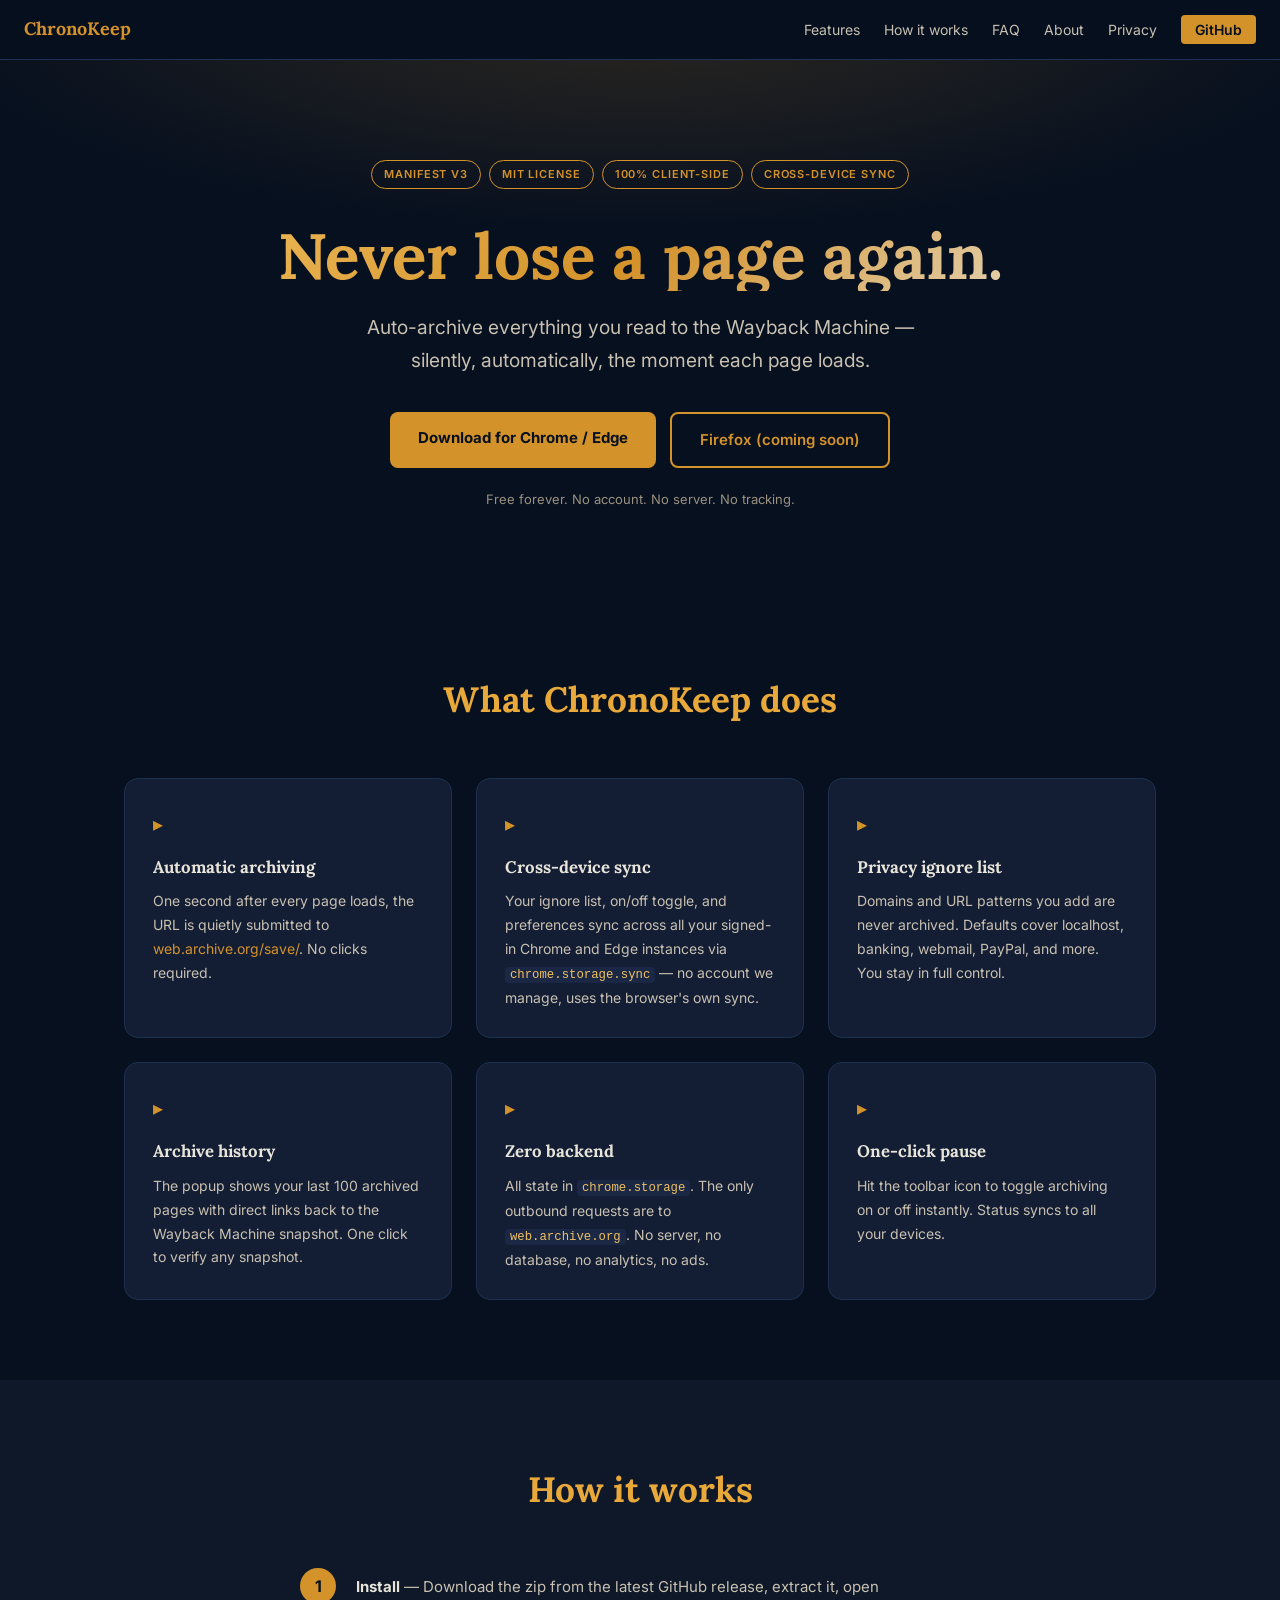
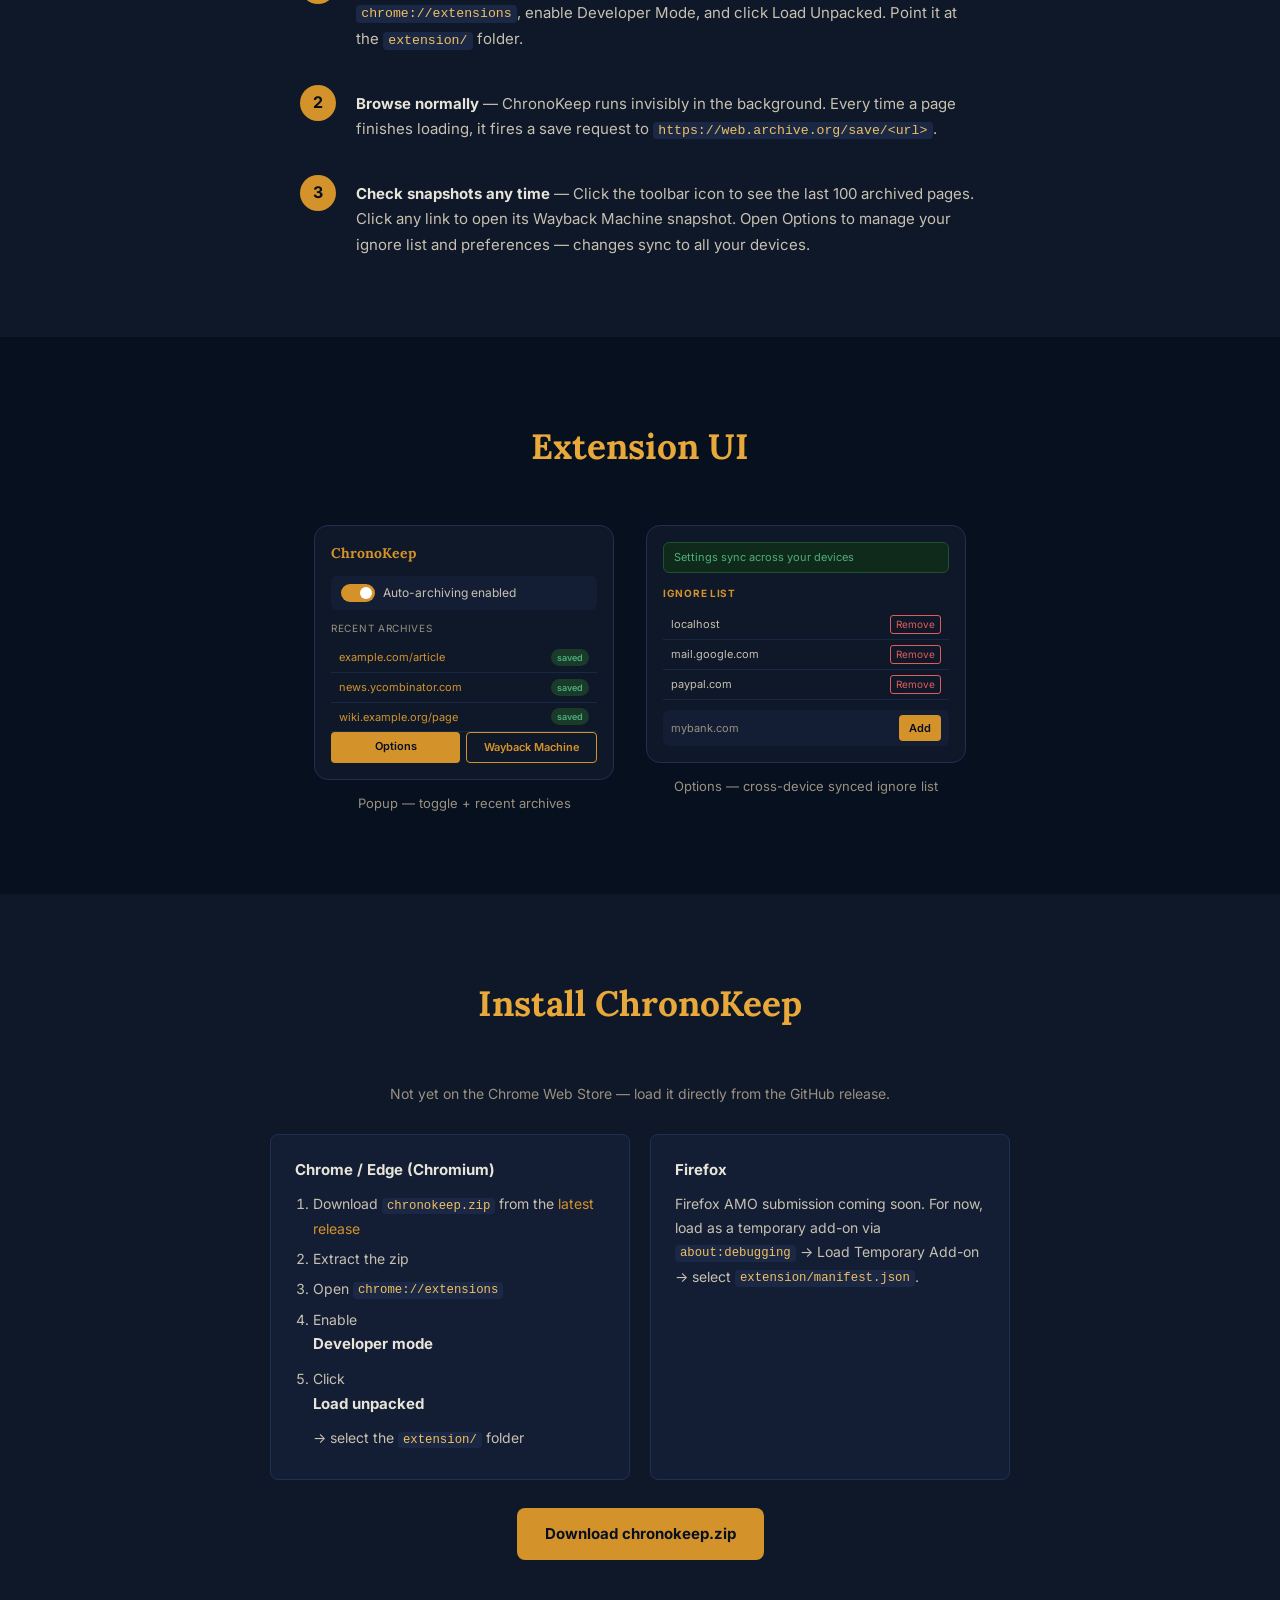
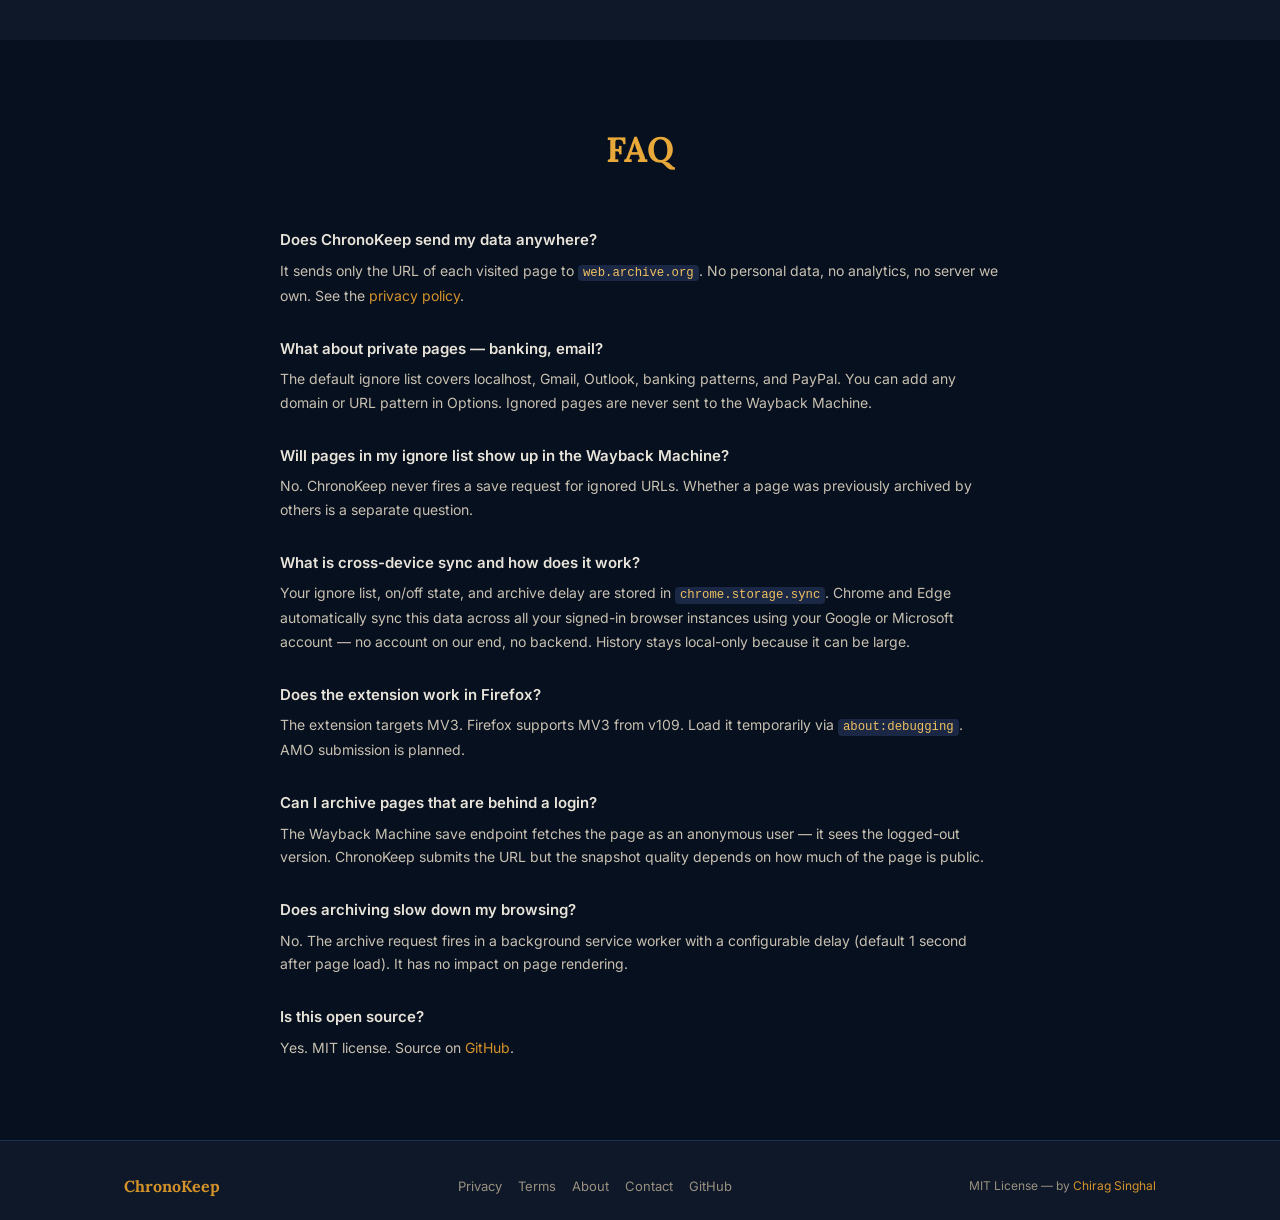
<file: docs/index.html>
<!DOCTYPE html>
<html lang="en">
<head>
  <meta charset="UTF-8">
  <meta name="viewport" content="width=device-width, initial-scale=1.0">
  <title>ChronoKeep — Never lose a page again</title>
  <meta name="description" content="ChronoKeep auto-archives every page you visit to the Internet Archive Wayback Machine. MV3 browser extension. No account. No backend. Cross-device sync.">
  <link rel="canonical" href="https://chronokeep-bs-ext.oriz.in/">
  <link rel="stylesheet" href="styles.css">
</head>
<body>
  <nav class="nav">
    <a class="nav-brand" href="/">ChronoKeep</a>
    <ul class="nav-links">
      <li><a href="/#features">Features</a></li>
      <li><a href="/#how">How it works</a></li>
      <li><a href="/#faq">FAQ</a></li>
      <li><a href="about.html">About</a></li>
      <li><a href="privacy.html">Privacy</a></li>
      <li><a href="https://github.com/chirag127/chronokeep-bs-ext" class="nav-cta" target="_blank" rel="noopener">GitHub</a></li>
    </ul>
  </nav>

  <!-- Hero -->
  <section class="hero">
    <div class="wrap">
      <div class="badge-row">
        <span class="badge">Manifest V3</span>
        <span class="badge">MIT License</span>
        <span class="badge">100% Client-Side</span>
        <span class="badge">Cross-Device Sync</span>
      </div>
      <h1>Never lose a page again.</h1>
      <p class="hero-sub">Auto-archive everything you read to the Wayback Machine — silently, automatically, the moment each page loads.</p>
      <div class="hero-cta">
        <a href="https://github.com/chirag127/chronokeep-bs-ext/releases/latest" class="btn-primary" target="_blank" rel="noopener">Download for Chrome / Edge</a>
        <a href="https://github.com/chirag127/chronokeep-bs-ext/releases/latest" class="btn-secondary" target="_blank" rel="noopener">Firefox (coming soon)</a>
      </div>
      <p class="hero-note">Free forever. No account. No server. No tracking.</p>
    </div>
  </section>

  <!-- Features -->
  <section class="section" id="features">
    <div class="wrap">
      <h2 class="section-title">What ChronoKeep does</h2>
      <div class="features-grid">
        <div class="feature-card">
          <div class="feature-icon">&#9656;</div>
          <h3>Automatic archiving</h3>
          <p>One second after every page loads, the URL is quietly submitted to <a href="https://web.archive.org/" target="_blank" rel="noopener">web.archive.org/save/</a>. No clicks required.</p>
        </div>
        <div class="feature-card">
          <div class="feature-icon">&#9656;</div>
          <h3>Cross-device sync</h3>
          <p>Your ignore list, on/off toggle, and preferences sync across all your signed-in Chrome and Edge instances via <code>chrome.storage.sync</code> — no account we manage, uses the browser's own sync.</p>
        </div>
        <div class="feature-card">
          <div class="feature-icon">&#9656;</div>
          <h3>Privacy ignore list</h3>
          <p>Domains and URL patterns you add are never archived. Defaults cover localhost, banking, webmail, PayPal, and more. You stay in full control.</p>
        </div>
        <div class="feature-card">
          <div class="feature-icon">&#9656;</div>
          <h3>Archive history</h3>
          <p>The popup shows your last 100 archived pages with direct links back to the Wayback Machine snapshot. One click to verify any snapshot.</p>
        </div>
        <div class="feature-card">
          <div class="feature-icon">&#9656;</div>
          <h3>Zero backend</h3>
          <p>All state in <code>chrome.storage</code>. The only outbound requests are to <code>web.archive.org</code>. No server, no database, no analytics, no ads.</p>
        </div>
        <div class="feature-card">
          <div class="feature-icon">&#9656;</div>
          <h3>One-click pause</h3>
          <p>Hit the toolbar icon to toggle archiving on or off instantly. Status syncs to all your devices.</p>
        </div>
      </div>
    </div>
  </section>

  <!-- How it works -->
  <section class="section section-alt" id="how">
    <div class="wrap">
      <h2 class="section-title">How it works</h2>
      <ol class="steps">
        <li>
          <span class="step-num">1</span>
          <div>
            <strong>Install</strong> — Download the zip from the latest GitHub release, extract it, open <code>chrome://extensions</code>, enable Developer Mode, and click Load Unpacked. Point it at the <code>extension/</code> folder.
          </div>
        </li>
        <li>
          <span class="step-num">2</span>
          <div>
            <strong>Browse normally</strong> — ChronoKeep runs invisibly in the background. Every time a page finishes loading, it fires a save request to <code>https://web.archive.org/save/&lt;url&gt;</code>.
          </div>
        </li>
        <li>
          <span class="step-num">3</span>
          <div>
            <strong>Check snapshots any time</strong> — Click the toolbar icon to see the last 100 archived pages. Click any link to open its Wayback Machine snapshot. Open Options to manage your ignore list and preferences — changes sync to all your devices.
          </div>
        </li>
      </ol>
    </div>
  </section>

  <!-- Screenshots placeholder -->
  <section class="section" id="screenshots">
    <div class="wrap">
      <h2 class="section-title">Extension UI</h2>
      <div class="screenshots">
        <div class="screenshot-card">
          <div class="screenshot-mock popup-mock">
            <div class="mock-wordmark">ChronoKeep</div>
            <div class="mock-toggle-row">
              <div class="mock-toggle on"></div>
              <span>Auto-archiving enabled</span>
            </div>
            <div class="mock-label">Recent Archives</div>
            <div class="mock-item"><span class="mock-url">example.com/article</span><span class="mock-badge ok">saved</span></div>
            <div class="mock-item"><span class="mock-url">news.ycombinator.com</span><span class="mock-badge ok">saved</span></div>
            <div class="mock-item"><span class="mock-url">wiki.example.org/page</span><span class="mock-badge ok">saved</span></div>
            <div class="mock-footer">
              <div class="mock-btn">Options</div>
              <div class="mock-btn ghost">Wayback Machine</div>
            </div>
          </div>
          <p>Popup — toggle + recent archives</p>
        </div>
        <div class="screenshot-card">
          <div class="screenshot-mock options-mock">
            <div class="mock-sync-badge">Settings sync across your devices</div>
            <div class="mock-section-title">Ignore List</div>
            <div class="mock-domain-item">localhost <span class="mock-remove">Remove</span></div>
            <div class="mock-domain-item">mail.google.com <span class="mock-remove">Remove</span></div>
            <div class="mock-domain-item">paypal.com <span class="mock-remove">Remove</span></div>
            <div class="mock-add"><span>mybank.com</span><div class="mock-btn sm">Add</div></div>
          </div>
          <p>Options — cross-device synced ignore list</p>
        </div>
      </div>
    </div>
  </section>

  <!-- Install CTAs -->
  <section class="section section-alt">
    <div class="wrap center">
      <h2 class="section-title">Install ChronoKeep</h2>
      <p class="install-note">Not yet on the Chrome Web Store — load it directly from the GitHub release.</p>
      <div class="install-cards">
        <div class="install-card">
          <strong>Chrome / Edge (Chromium)</strong>
          <ol>
            <li>Download <code>chronokeep.zip</code> from the <a href="https://github.com/chirag127/chronokeep-bs-ext/releases/latest" target="_blank" rel="noopener">latest release</a></li>
            <li>Extract the zip</li>
            <li>Open <code>chrome://extensions</code></li>
            <li>Enable <strong>Developer mode</strong></li>
            <li>Click <strong>Load unpacked</strong> &rarr; select the <code>extension/</code> folder</li>
          </ol>
        </div>
        <div class="install-card">
          <strong>Firefox</strong>
          <p>Firefox AMO submission coming soon. For now, load as a temporary add-on via <code>about:debugging</code> &rarr; Load Temporary Add-on &rarr; select <code>extension/manifest.json</code>.</p>
        </div>
      </div>
      <a href="https://github.com/chirag127/chronokeep-bs-ext/releases/latest" class="btn-primary" target="_blank" rel="noopener">Download chronokeep.zip</a>
    </div>
  </section>

  <!-- FAQ -->
  <section class="section" id="faq">
    <div class="wrap">
      <h2 class="section-title">FAQ</h2>
      <dl class="faq-list">
        <dt>Does ChronoKeep send my data anywhere?</dt>
        <dd>It sends only the URL of each visited page to <code>web.archive.org</code>. No personal data, no analytics, no server we own. See the <a href="privacy.html">privacy policy</a>.</dd>

        <dt>What about private pages — banking, email?</dt>
        <dd>The default ignore list covers localhost, Gmail, Outlook, banking patterns, and PayPal. You can add any domain or URL pattern in Options. Ignored pages are never sent to the Wayback Machine.</dd>

        <dt>Will pages in my ignore list show up in the Wayback Machine?</dt>
        <dd>No. ChronoKeep never fires a save request for ignored URLs. Whether a page was previously archived by others is a separate question.</dd>

        <dt>What is cross-device sync and how does it work?</dt>
        <dd>Your ignore list, on/off state, and archive delay are stored in <code>chrome.storage.sync</code>. Chrome and Edge automatically sync this data across all your signed-in browser instances using your Google or Microsoft account — no account on our end, no backend. History stays local-only because it can be large.</dd>

        <dt>Does the extension work in Firefox?</dt>
        <dd>The extension targets MV3. Firefox supports MV3 from v109. Load it temporarily via <code>about:debugging</code>. AMO submission is planned.</dd>

        <dt>Can I archive pages that are behind a login?</dt>
        <dd>The Wayback Machine save endpoint fetches the page as an anonymous user — it sees the logged-out version. ChronoKeep submits the URL but the snapshot quality depends on how much of the page is public.</dd>

        <dt>Does archiving slow down my browsing?</dt>
        <dd>No. The archive request fires in a background service worker with a configurable delay (default 1 second after page load). It has no impact on page rendering.</dd>

        <dt>Is this open source?</dt>
        <dd>Yes. MIT license. Source on <a href="https://github.com/chirag127/chronokeep-bs-ext" target="_blank" rel="noopener">GitHub</a>.</dd>
      </dl>
    </div>
  </section>

  <!-- Footer -->
  <footer class="footer">
    <div class="wrap footer-inner">
      <span class="footer-brand">ChronoKeep</span>
      <ul class="footer-links">
        <li><a href="privacy.html">Privacy</a></li>
        <li><a href="terms.html">Terms</a></li>
        <li><a href="about.html">About</a></li>
        <li><a href="contact.html">Contact</a></li>
        <li><a href="https://github.com/chirag127/chronokeep-bs-ext" target="_blank" rel="noopener">GitHub</a></li>
      </ul>
      <p class="footer-copy">MIT License &mdash; by <a href="https://github.com/chirag127" target="_blank" rel="noopener">Chirag Singhal</a></p>
    </div>
  </footer>
</body>
</html>
</file>
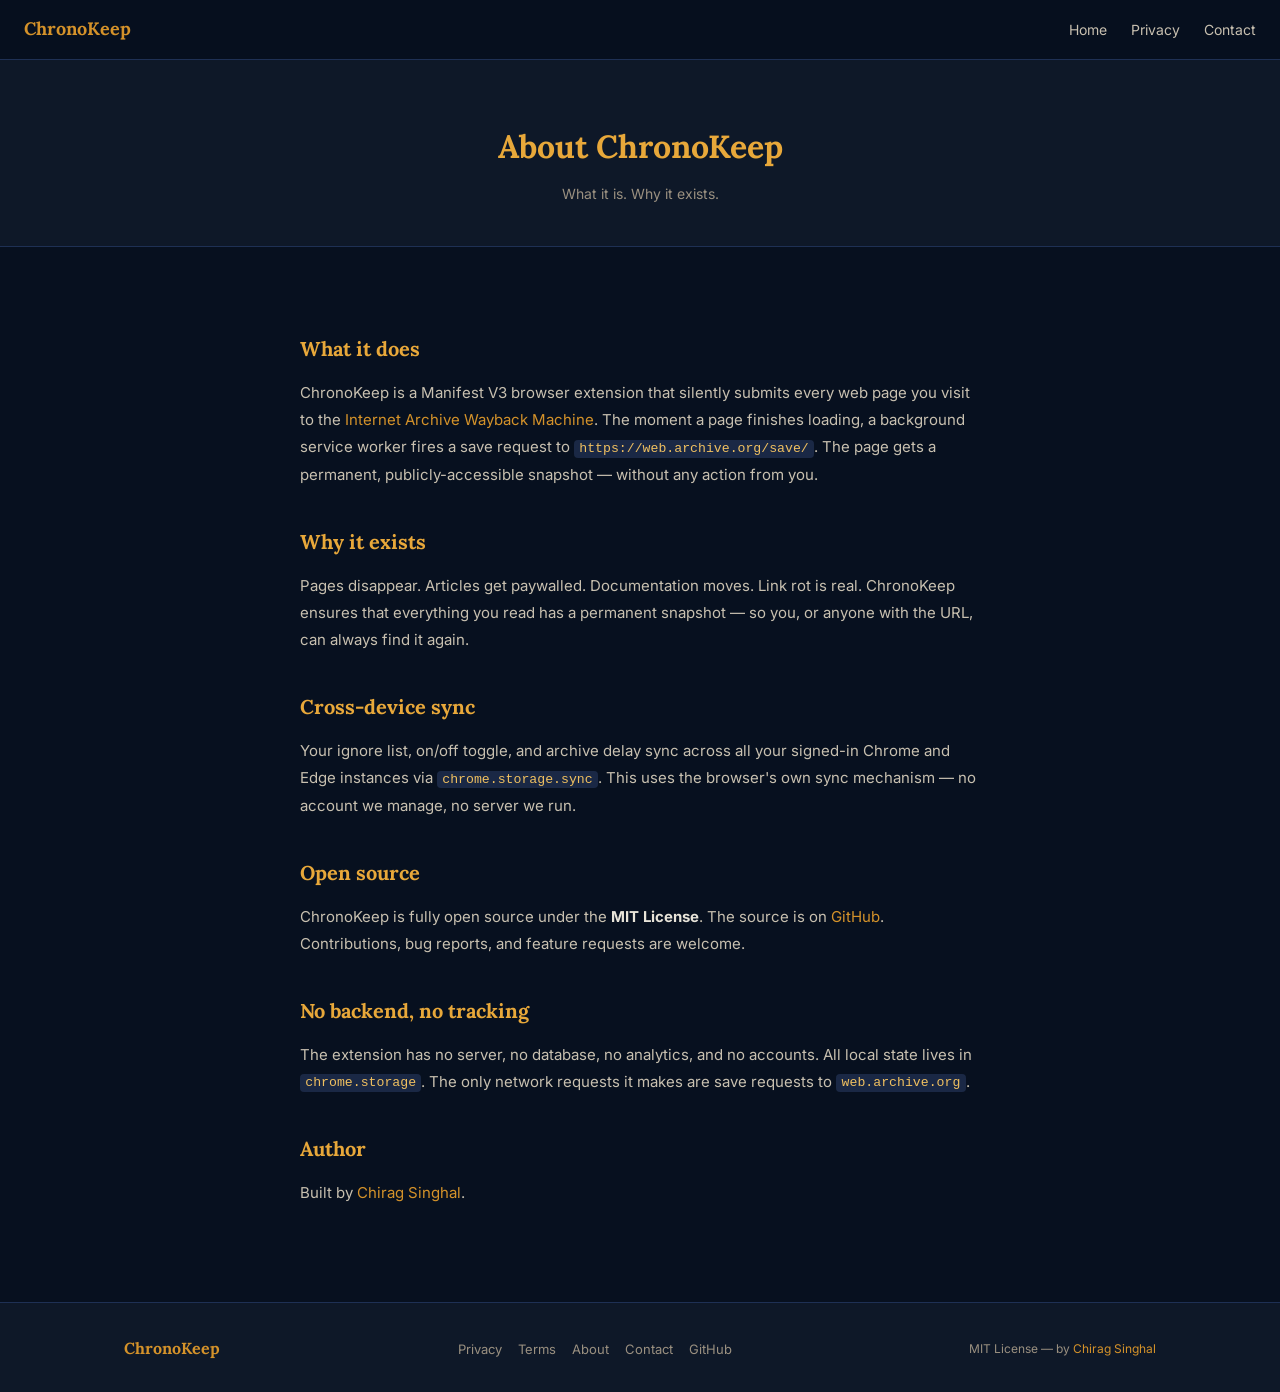
<file: docs/about.html>
<!DOCTYPE html>
<html lang="en">
<head>
  <meta charset="UTF-8">
  <meta name="viewport" content="width=device-width, initial-scale=1.0">
  <title>About — ChronoKeep</title>
  <link rel="stylesheet" href="styles.css">
</head>
<body>
  <nav class="nav">
    <a class="nav-brand" href="/">ChronoKeep</a>
    <ul class="nav-links">
      <li><a href="/">Home</a></li>
      <li><a href="privacy.html">Privacy</a></li>
      <li><a href="contact.html">Contact</a></li>
    </ul>
  </nav>

  <div class="page-header">
    <h1>About ChronoKeep</h1>
    <p>What it is. Why it exists.</p>
  </div>

  <div class="page-body">
    <div class="prose">
      <h2>What it does</h2>
      <p>ChronoKeep is a Manifest V3 browser extension that silently submits every web page you visit to the <a href="https://web.archive.org/" target="_blank" rel="noopener">Internet Archive Wayback Machine</a>. The moment a page finishes loading, a background service worker fires a save request to <code>https://web.archive.org/save/</code>. The page gets a permanent, publicly-accessible snapshot — without any action from you.</p>

      <h2>Why it exists</h2>
      <p>Pages disappear. Articles get paywalled. Documentation moves. Link rot is real. ChronoKeep ensures that everything you read has a permanent snapshot — so you, or anyone with the URL, can always find it again.</p>

      <h2>Cross-device sync</h2>
      <p>Your ignore list, on/off toggle, and archive delay sync across all your signed-in Chrome and Edge instances via <code>chrome.storage.sync</code>. This uses the browser's own sync mechanism — no account we manage, no server we run.</p>

      <h2>Open source</h2>
      <p>ChronoKeep is fully open source under the <strong>MIT License</strong>. The source is on <a href="https://github.com/chirag127/chronokeep-bs-ext" target="_blank" rel="noopener">GitHub</a>. Contributions, bug reports, and feature requests are welcome.</p>

      <h2>No backend, no tracking</h2>
      <p>The extension has no server, no database, no analytics, and no accounts. All local state lives in <code>chrome.storage</code>. The only network requests it makes are save requests to <code>web.archive.org</code>.</p>

      <h2>Author</h2>
      <p>Built by <a href="https://github.com/chirag127" target="_blank" rel="noopener">Chirag Singhal</a>.</p>
    </div>
  </div>

  <footer class="footer">
    <div class="wrap footer-inner">
      <span class="footer-brand">ChronoKeep</span>
      <ul class="footer-links">
        <li><a href="privacy.html">Privacy</a></li>
        <li><a href="terms.html">Terms</a></li>
        <li><a href="about.html">About</a></li>
        <li><a href="contact.html">Contact</a></li>
        <li><a href="https://github.com/chirag127/chronokeep-bs-ext" target="_blank" rel="noopener">GitHub</a></li>
      </ul>
      <p class="footer-copy">MIT License &mdash; by <a href="https://github.com/chirag127" target="_blank" rel="noopener">Chirag Singhal</a></p>
    </div>
  </footer>
</body>
</html>
</file>
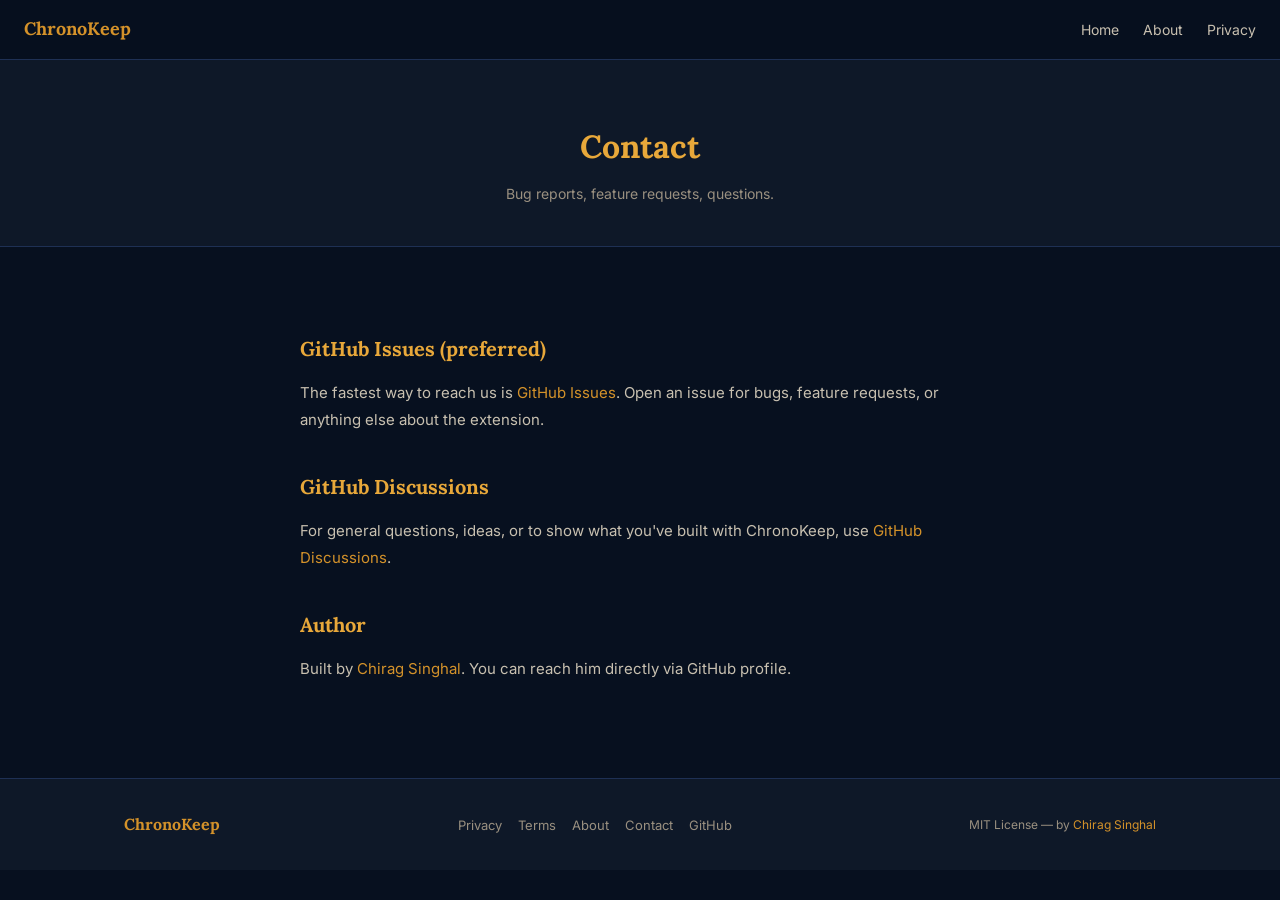
<file: docs/contact.html>
<!DOCTYPE html>
<html lang="en">
<head>
  <meta charset="UTF-8">
  <meta name="viewport" content="width=device-width, initial-scale=1.0">
  <title>Contact — ChronoKeep</title>
  <link rel="stylesheet" href="styles.css">
</head>
<body>
  <nav class="nav">
    <a class="nav-brand" href="/">ChronoKeep</a>
    <ul class="nav-links">
      <li><a href="/">Home</a></li>
      <li><a href="about.html">About</a></li>
      <li><a href="privacy.html">Privacy</a></li>
    </ul>
  </nav>

  <div class="page-header">
    <h1>Contact</h1>
    <p>Bug reports, feature requests, questions.</p>
  </div>

  <div class="page-body">
    <div class="prose">
      <h2>GitHub Issues (preferred)</h2>
      <p>The fastest way to reach us is <a href="https://github.com/chirag127/chronokeep-bs-ext/issues" target="_blank" rel="noopener">GitHub Issues</a>. Open an issue for bugs, feature requests, or anything else about the extension.</p>

      <h2>GitHub Discussions</h2>
      <p>For general questions, ideas, or to show what you've built with ChronoKeep, use <a href="https://github.com/chirag127/chronokeep-bs-ext/discussions" target="_blank" rel="noopener">GitHub Discussions</a>.</p>

      <h2>Author</h2>
      <p>Built by <a href="https://github.com/chirag127" target="_blank" rel="noopener">Chirag Singhal</a>. You can reach him directly via GitHub profile.</p>
    </div>
  </div>

  <footer class="footer">
    <div class="wrap footer-inner">
      <span class="footer-brand">ChronoKeep</span>
      <ul class="footer-links">
        <li><a href="privacy.html">Privacy</a></li>
        <li><a href="terms.html">Terms</a></li>
        <li><a href="about.html">About</a></li>
        <li><a href="contact.html">Contact</a></li>
        <li><a href="https://github.com/chirag127/chronokeep-bs-ext" target="_blank" rel="noopener">GitHub</a></li>
      </ul>
      <p class="footer-copy">MIT License &mdash; by <a href="https://github.com/chirag127" target="_blank" rel="noopener">Chirag Singhal</a></p>
    </div>
  </footer>
</body>
</html>
</file>
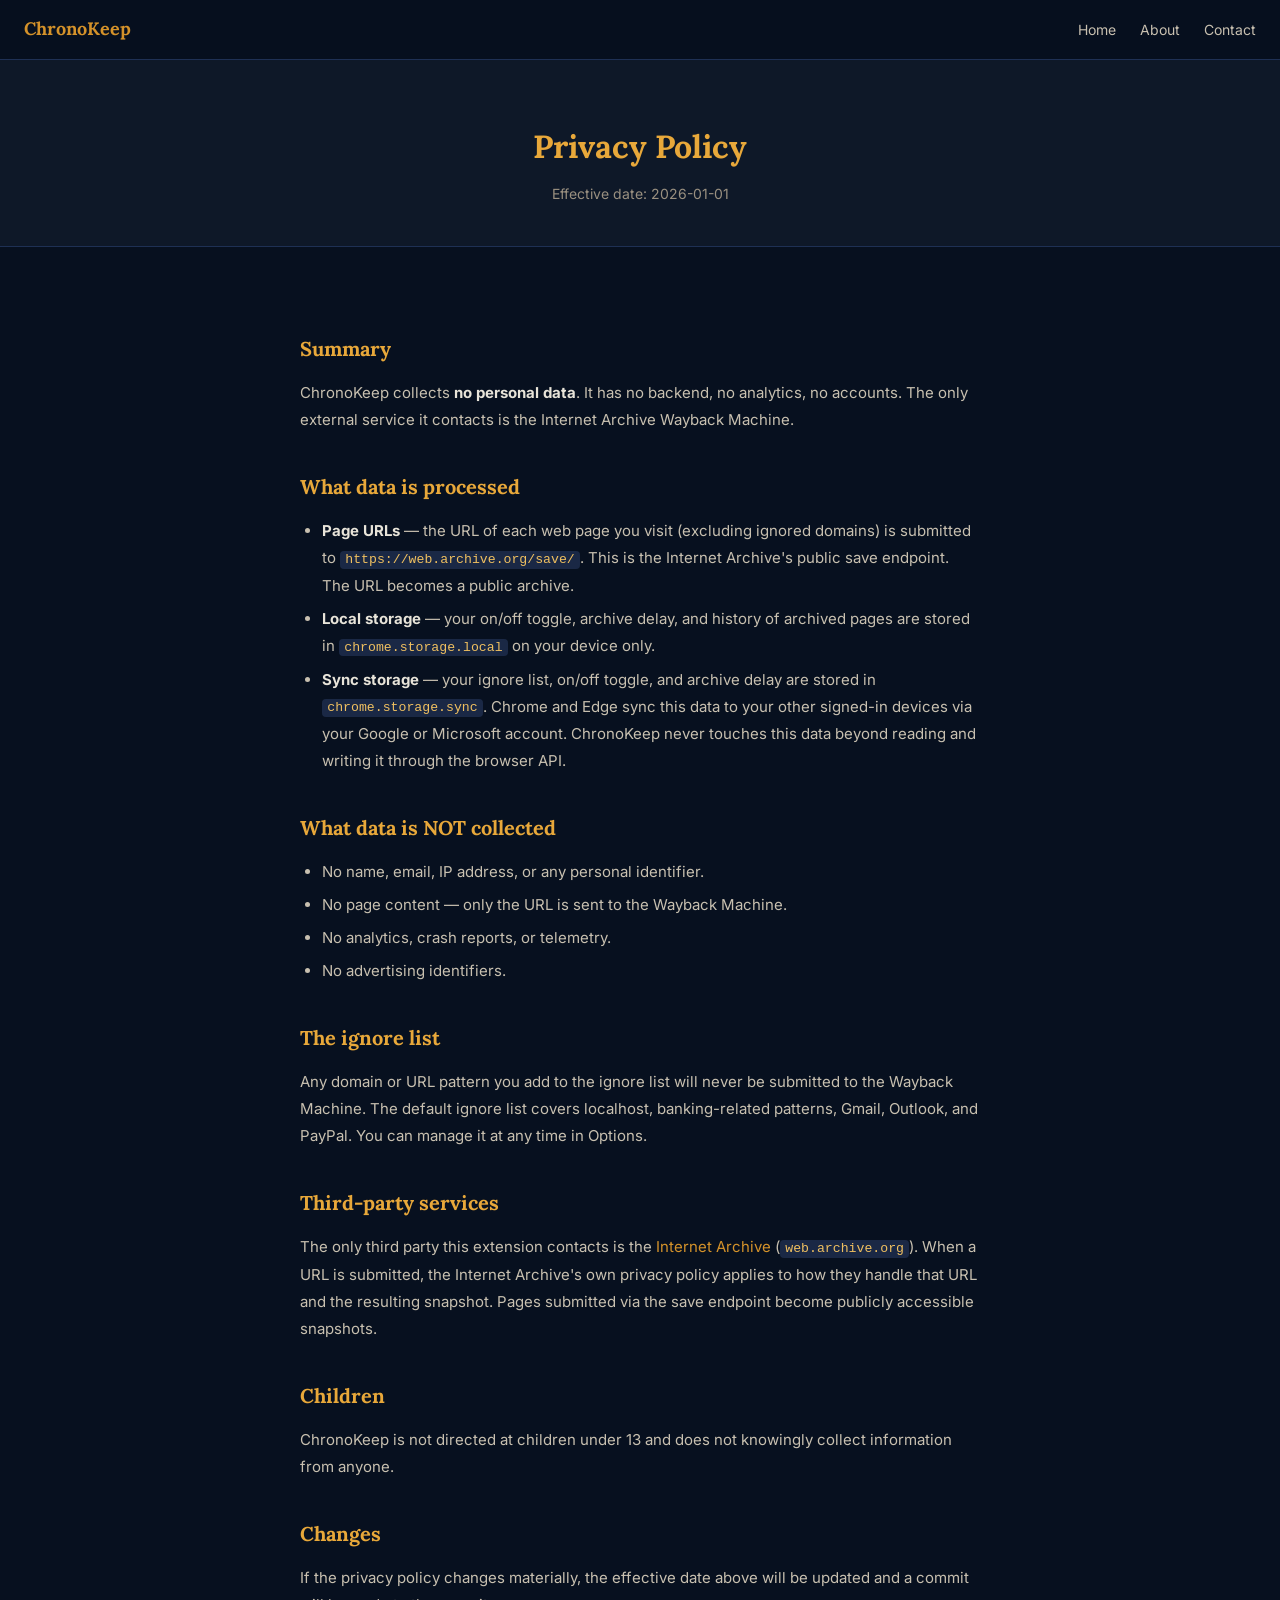
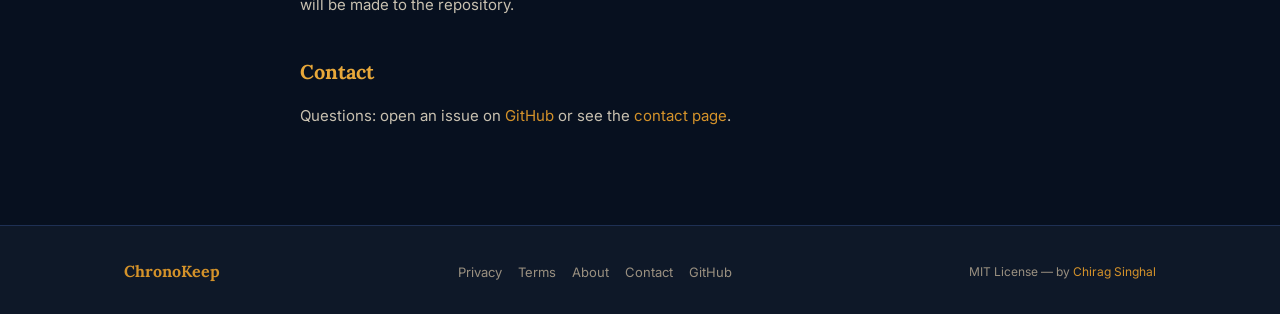
<file: docs/privacy.html>
<!DOCTYPE html>
<html lang="en">
<head>
  <meta charset="UTF-8">
  <meta name="viewport" content="width=device-width, initial-scale=1.0">
  <title>Privacy Policy — ChronoKeep</title>
  <meta name="description" content="ChronoKeep privacy policy. No personal data collected. URLs sent only to web.archive.org. No backend, no tracking.">
  <link rel="stylesheet" href="styles.css">
</head>
<body>
  <nav class="nav">
    <a class="nav-brand" href="/">ChronoKeep</a>
    <ul class="nav-links">
      <li><a href="/">Home</a></li>
      <li><a href="about.html">About</a></li>
      <li><a href="contact.html">Contact</a></li>
    </ul>
  </nav>

  <div class="page-header">
    <h1>Privacy Policy</h1>
    <p>Effective date: 2026-01-01</p>
  </div>

  <div class="page-body">
    <div class="prose">
      <h2>Summary</h2>
      <p>ChronoKeep collects <strong>no personal data</strong>. It has no backend, no analytics, no accounts. The only external service it contacts is the Internet Archive Wayback Machine.</p>

      <h2>What data is processed</h2>
      <ul>
        <li><strong>Page URLs</strong> — the URL of each web page you visit (excluding ignored domains) is submitted to <code>https://web.archive.org/save/</code>. This is the Internet Archive's public save endpoint. The URL becomes a public archive.</li>
        <li><strong>Local storage</strong> — your on/off toggle, archive delay, and history of archived pages are stored in <code>chrome.storage.local</code> on your device only.</li>
        <li><strong>Sync storage</strong> — your ignore list, on/off toggle, and archive delay are stored in <code>chrome.storage.sync</code>. Chrome and Edge sync this data to your other signed-in devices via your Google or Microsoft account. ChronoKeep never touches this data beyond reading and writing it through the browser API.</li>
      </ul>

      <h2>What data is NOT collected</h2>
      <ul>
        <li>No name, email, IP address, or any personal identifier.</li>
        <li>No page content — only the URL is sent to the Wayback Machine.</li>
        <li>No analytics, crash reports, or telemetry.</li>
        <li>No advertising identifiers.</li>
      </ul>

      <h2>The ignore list</h2>
      <p>Any domain or URL pattern you add to the ignore list will never be submitted to the Wayback Machine. The default ignore list covers localhost, banking-related patterns, Gmail, Outlook, and PayPal. You can manage it at any time in Options.</p>

      <h2>Third-party services</h2>
      <p>The only third party this extension contacts is the <a href="https://archive.org/" target="_blank" rel="noopener">Internet Archive</a> (<code>web.archive.org</code>). When a URL is submitted, the Internet Archive's own privacy policy applies to how they handle that URL and the resulting snapshot. Pages submitted via the save endpoint become publicly accessible snapshots.</p>

      <h2>Children</h2>
      <p>ChronoKeep is not directed at children under 13 and does not knowingly collect information from anyone.</p>

      <h2>Changes</h2>
      <p>If the privacy policy changes materially, the effective date above will be updated and a commit will be made to the repository.</p>

      <h2>Contact</h2>
      <p>Questions: open an issue on <a href="https://github.com/chirag127/chronokeep-bs-ext/issues" target="_blank" rel="noopener">GitHub</a> or see the <a href="contact.html">contact page</a>.</p>
    </div>
  </div>

  <footer class="footer">
    <div class="wrap footer-inner">
      <span class="footer-brand">ChronoKeep</span>
      <ul class="footer-links">
        <li><a href="privacy.html">Privacy</a></li>
        <li><a href="terms.html">Terms</a></li>
        <li><a href="about.html">About</a></li>
        <li><a href="contact.html">Contact</a></li>
        <li><a href="https://github.com/chirag127/chronokeep-bs-ext" target="_blank" rel="noopener">GitHub</a></li>
      </ul>
      <p class="footer-copy">MIT License &mdash; by <a href="https://github.com/chirag127" target="_blank" rel="noopener">Chirag Singhal</a></p>
    </div>
  </footer>
</body>
</html>
</file>
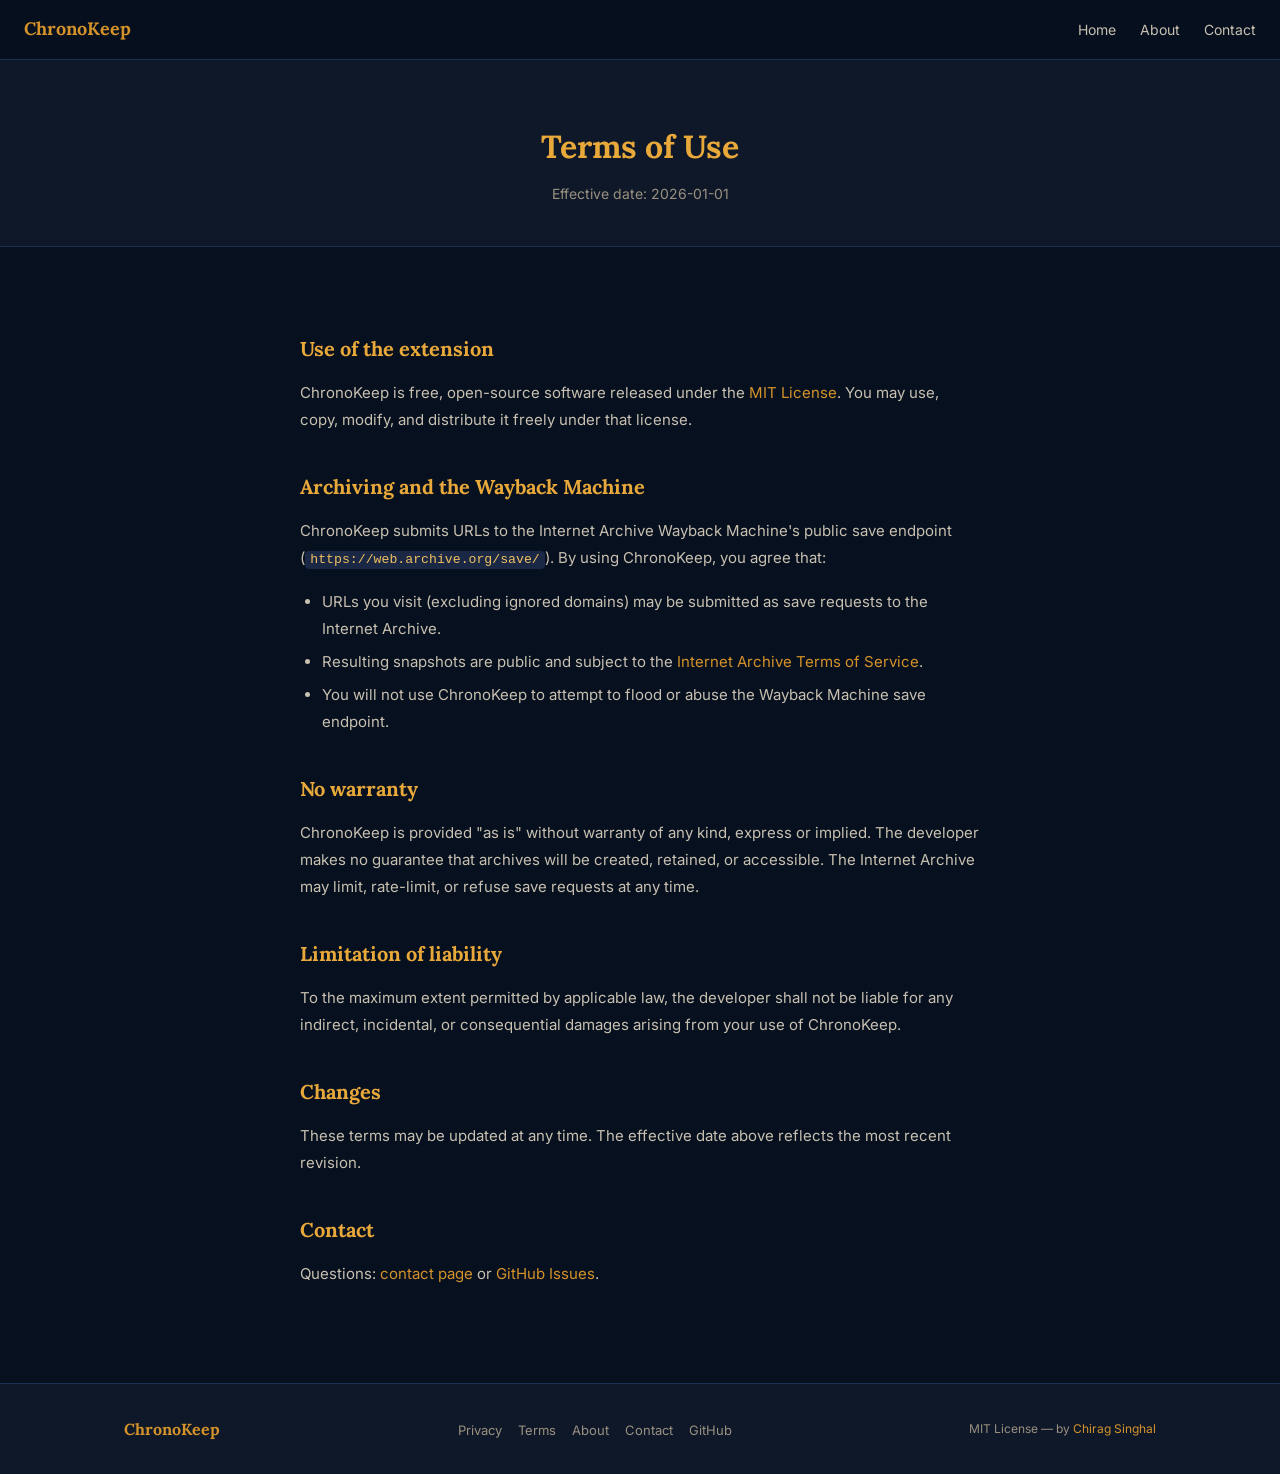
<file: docs/terms.html>
<!DOCTYPE html>
<html lang="en">
<head>
  <meta charset="UTF-8">
  <meta name="viewport" content="width=device-width, initial-scale=1.0">
  <title>Terms of Use — ChronoKeep</title>
  <link rel="stylesheet" href="styles.css">
</head>
<body>
  <nav class="nav">
    <a class="nav-brand" href="/">ChronoKeep</a>
    <ul class="nav-links">
      <li><a href="/">Home</a></li>
      <li><a href="about.html">About</a></li>
      <li><a href="contact.html">Contact</a></li>
    </ul>
  </nav>

  <div class="page-header">
    <h1>Terms of Use</h1>
    <p>Effective date: 2026-01-01</p>
  </div>

  <div class="page-body">
    <div class="prose">
      <h2>Use of the extension</h2>
      <p>ChronoKeep is free, open-source software released under the <a href="https://github.com/chirag127/chronokeep-bs-ext/blob/main/LICENSE" target="_blank" rel="noopener">MIT License</a>. You may use, copy, modify, and distribute it freely under that license.</p>

      <h2>Archiving and the Wayback Machine</h2>
      <p>ChronoKeep submits URLs to the Internet Archive Wayback Machine's public save endpoint (<code>https://web.archive.org/save/</code>). By using ChronoKeep, you agree that:</p>
      <ul>
        <li>URLs you visit (excluding ignored domains) may be submitted as save requests to the Internet Archive.</li>
        <li>Resulting snapshots are public and subject to the <a href="https://archive.org/about/terms.php" target="_blank" rel="noopener">Internet Archive Terms of Service</a>.</li>
        <li>You will not use ChronoKeep to attempt to flood or abuse the Wayback Machine save endpoint.</li>
      </ul>

      <h2>No warranty</h2>
      <p>ChronoKeep is provided "as is" without warranty of any kind, express or implied. The developer makes no guarantee that archives will be created, retained, or accessible. The Internet Archive may limit, rate-limit, or refuse save requests at any time.</p>

      <h2>Limitation of liability</h2>
      <p>To the maximum extent permitted by applicable law, the developer shall not be liable for any indirect, incidental, or consequential damages arising from your use of ChronoKeep.</p>

      <h2>Changes</h2>
      <p>These terms may be updated at any time. The effective date above reflects the most recent revision.</p>

      <h2>Contact</h2>
      <p>Questions: <a href="contact.html">contact page</a> or <a href="https://github.com/chirag127/chronokeep-bs-ext/issues" target="_blank" rel="noopener">GitHub Issues</a>.</p>
    </div>
  </div>

  <footer class="footer">
    <div class="wrap footer-inner">
      <span class="footer-brand">ChronoKeep</span>
      <ul class="footer-links">
        <li><a href="privacy.html">Privacy</a></li>
        <li><a href="terms.html">Terms</a></li>
        <li><a href="about.html">About</a></li>
        <li><a href="contact.html">Contact</a></li>
        <li><a href="https://github.com/chirag127/chronokeep-bs-ext" target="_blank" rel="noopener">GitHub</a></li>
      </ul>
      <p class="footer-copy">MIT License &mdash; by <a href="https://github.com/chirag127" target="_blank" rel="noopener">Chirag Singhal</a></p>
    </div>
  </footer>
</body>
</html>
</file>
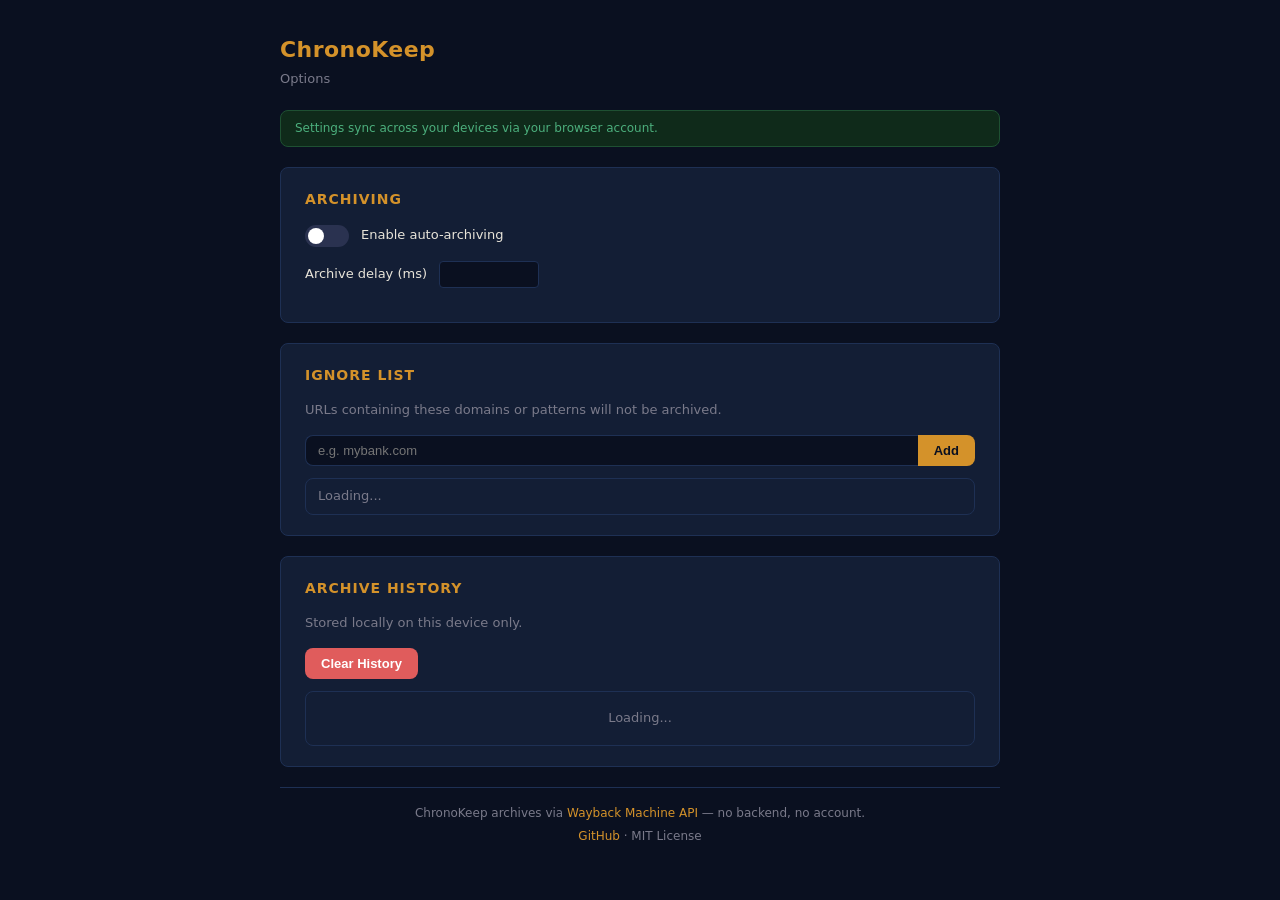
<file: extension/options/options.html>
<!DOCTYPE html>
<html lang="en">
<head>
  <meta charset="UTF-8">
  <meta name="viewport" content="width=device-width, initial-scale=1.0">
  <title>ChronoKeep — Options</title>
  <link rel="stylesheet" href="options.css">
</head>
<body>
  <div class="container">
    <header>
      <span class="wordmark">ChronoKeep</span>
      <p class="tagline">Options</p>
    </header>

    <div class="sync-notice" id="syncNotice">
      Settings sync across your devices via your browser account.
    </div>

    <section>
      <h2>Archiving</h2>

      <div class="field-row">
        <label class="toggle-switch" aria-label="Enable auto-archiving">
          <input type="checkbox" id="enableToggle">
          <span class="slider"></span>
        </label>
        <span class="field-label">Enable auto-archiving</span>
      </div>

      <div class="field-row">
        <label for="delayInput" class="field-label">Archive delay (ms)</label>
        <input type="number" id="delayInput" min="500" max="10000" step="100" class="num-input">
      </div>
    </section>

    <section>
      <h2>Ignore List</h2>
      <p class="description">URLs containing these domains or patterns will not be archived.</p>

      <div class="add-row">
        <input type="text" id="newDomain" placeholder="e.g. mybank.com" autocomplete="off">
        <button id="addDomainBtn">Add</button>
      </div>

      <ul id="ignoreList" class="domain-list">
        <li class="loading">Loading...</li>
      </ul>
    </section>

    <section>
      <h2>Archive History</h2>
      <p class="description">Stored locally on this device only.</p>

      <div class="history-actions">
        <button id="clearHistoryBtn" class="danger-btn">Clear History</button>
      </div>

      <div id="historyList" class="history-list">
        <div class="loading">Loading...</div>
      </div>
    </section>

    <footer>
      <p>ChronoKeep archives via <a href="https://archive.org/help/wayback_api.php" target="_blank" rel="noopener">Wayback Machine API</a> &mdash; no backend, no account.</p>
      <p><a href="https://github.com/chirag127/chronokeep-bs-ext" target="_blank" rel="noopener">GitHub</a> &middot; MIT License</p>
    </footer>
  </div>
  <script type="module" src="options.js"></script>
</body>
</html>
</file>
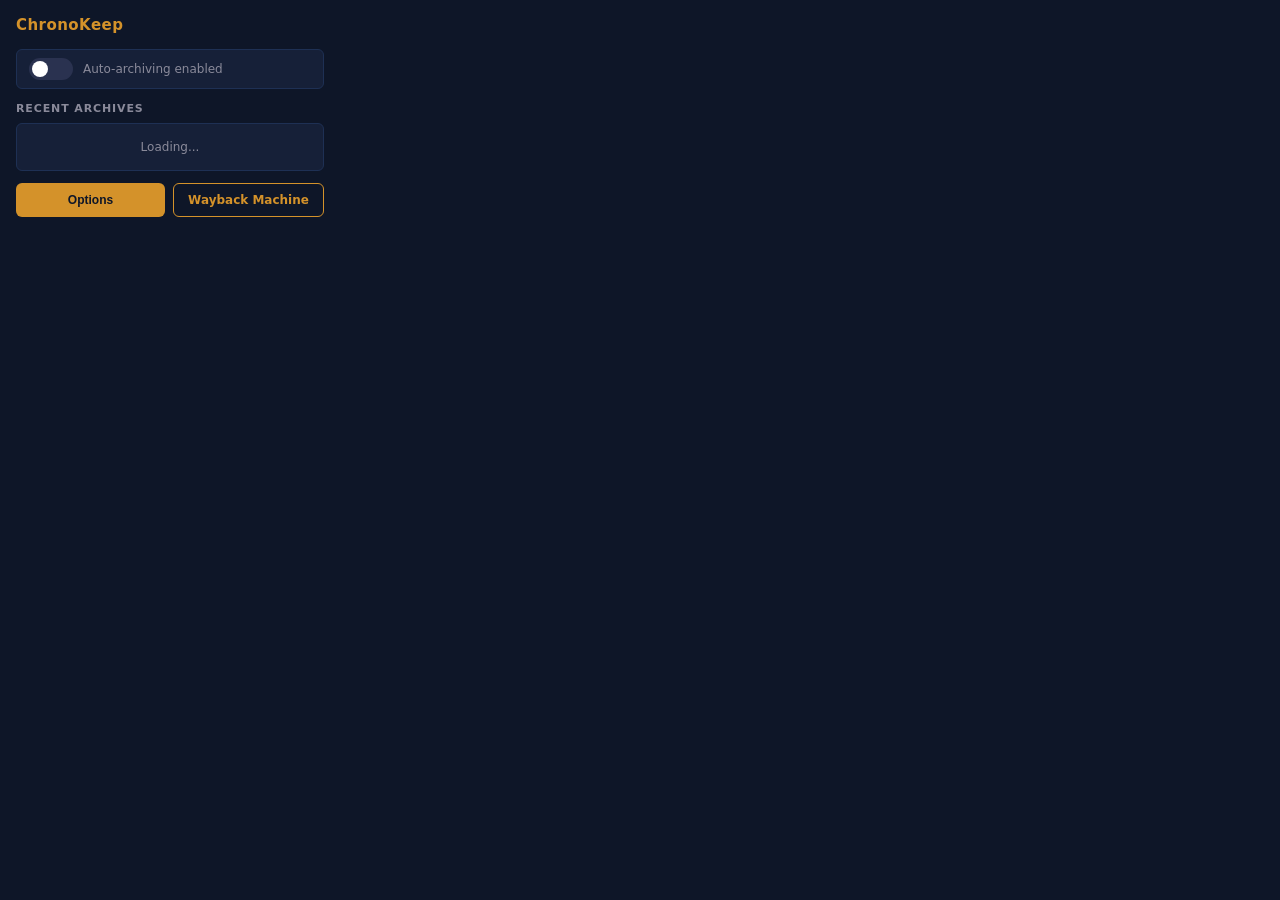
<file: extension/popup/popup.html>
<!DOCTYPE html>
<html lang="en">
<head>
  <meta charset="UTF-8">
  <meta name="viewport" content="width=device-width, initial-scale=1.0">
  <title>ChronoKeep</title>
  <link rel="stylesheet" href="popup.css">
</head>
<body>
  <div class="container">
    <header>
      <span class="wordmark">ChronoKeep</span>
    </header>

    <div class="toggle-row">
      <label class="toggle-switch" aria-label="Enable auto-archiving">
        <input type="checkbox" id="enableToggle">
        <span class="slider"></span>
      </label>
      <span id="statusText">Auto-archiving enabled</span>
    </div>

    <div class="history-wrap">
      <h2>Recent Archives</h2>
      <div id="historyList" class="history-list">
        <div class="loading">Loading...</div>
      </div>
    </div>

    <footer>
      <button id="optionsBtn" class="btn">Options</button>
      <a href="https://web.archive.org/" target="_blank" rel="noopener" class="btn btn-ghost">Wayback Machine</a>
    </footer>
  </div>
  <script type="module" src="popup.js"></script>
</body>
</html>
</file>
<file: docs/styles.css>
/* ChronoKeep — design system */
/* Theme: deep navy + amber/sepia, serif display + clean sans body */

@import url('https://fonts.googleapis.com/css2?family=Lora:wght@600;700&family=Inter:wght@400;500;600&display=swap');

/* ── Tokens ── */
:root {
  --navy-900: #07101f;
  --navy-800: #0e1828;
  --navy-700: #131e35;
  --navy-600: #1a2845;
  --navy-500: #1e3054;
  --amber-400: #d4922a;
  --amber-300: #e8a83a;
  --amber-200: #f0c060;
  --sepia-100: #e8e4d9;
  --sepia-200: #c8c0b0;
  --sepia-300: #9a9080;
  --ok:  #4caf7d;
  --fail: #e05c5c;
  --radius-sm: 4px;
  --radius: 8px;
  --radius-lg: 14px;
  --font-display: 'Lora', Georgia, serif;
  --font-body: 'Inter', 'Segoe UI', system-ui, sans-serif;
  --max-w: 1080px;
  --section-pad: 80px 16px;
}

/* ── Reset ── */
*, *::before, *::after { box-sizing: border-box; margin: 0; padding: 0; }
html { scroll-behavior: smooth; }
body {
  font-family: var(--font-body);
  font-size: 16px;
  line-height: 1.7;
  color: var(--sepia-100);
  background: var(--navy-900);
  -webkit-font-smoothing: antialiased;
}
a { color: var(--amber-400); text-decoration: none; }
a:hover { text-decoration: underline; }
code {
  font-family: ui-monospace, 'Fira Code', monospace;
  font-size: .88em;
  background: var(--navy-600);
  padding: .1em .4em;
  border-radius: var(--radius-sm);
  color: var(--amber-200);
}

/* ── Layout ── */
.wrap { max-width: var(--max-w); margin: 0 auto; padding: 0 24px; }
.center { text-align: center; }

/* ── Nav ── */
.nav {
  position: sticky; top: 0; z-index: 100;
  display: flex; align-items: center; justify-content: space-between;
  padding: 0 24px; height: 60px;
  background: rgba(7,16,31,.92);
  border-bottom: 1px solid var(--navy-500);
  backdrop-filter: blur(10px);
}
.nav-brand {
  font-family: var(--font-display);
  font-size: 18px;
  font-weight: 700;
  color: var(--amber-400);
  text-decoration: none;
}
.nav-links {
  list-style: none;
  display: flex;
  align-items: center;
  gap: 24px;
  font-size: 14px;
}
.nav-links a { color: var(--sepia-200); text-decoration: none; transition: color .15s; }
.nav-links a:hover { color: var(--amber-400); }
.nav-cta {
  background: var(--amber-400) !important;
  color: var(--navy-900) !important;
  padding: 6px 14px !important;
  border-radius: var(--radius-sm);
  font-weight: 600;
}
.nav-cta:hover { background: var(--amber-300) !important; text-decoration: none !important; }

/* ── Hero ── */
.hero {
  padding: 100px 16px 80px;
  background: radial-gradient(ellipse 80% 60% at 50% -10%, rgba(212,146,42,.18) 0%, transparent 70%), var(--navy-900);
  text-align: center;
}
.badge-row { display: flex; flex-wrap: wrap; justify-content: center; gap: 8px; margin-bottom: 32px; }
.badge {
  display: inline-block;
  font-size: 11px;
  font-weight: 600;
  letter-spacing: .08em;
  text-transform: uppercase;
  color: var(--amber-400);
  border: 1px solid var(--amber-400);
  border-radius: 999px;
  padding: 4px 12px;
}
.hero h1 {
  font-family: var(--font-display);
  font-size: clamp(2.4rem, 6vw, 4rem);
  font-weight: 700;
  line-height: 1.1;
  margin-bottom: 20px;
  background: linear-gradient(135deg, var(--amber-200) 0%, var(--amber-400) 50%, var(--sepia-100) 100%);
  -webkit-background-clip: text;
  background-clip: text;
  color: transparent;
}
.hero-sub {
  font-size: 1.2rem;
  color: var(--sepia-200);
  max-width: 560px;
  margin: 0 auto 36px;
}
.hero-cta { display: flex; flex-wrap: wrap; justify-content: center; gap: 14px; margin-bottom: 20px; }
.hero-note { font-size: 13px; color: var(--sepia-300); }

/* ── Buttons ── */
.btn-primary {
  display: inline-block;
  padding: 13px 28px;
  background: var(--amber-400);
  color: var(--navy-900);
  font-weight: 700;
  font-size: 15px;
  border-radius: var(--radius);
  transition: background .15s, transform .12s;
  text-decoration: none;
}
.btn-primary:hover { background: var(--amber-300); transform: translateY(-1px); text-decoration: none; }

.btn-secondary {
  display: inline-block;
  padding: 13px 28px;
  background: transparent;
  color: var(--amber-400);
  font-weight: 600;
  font-size: 15px;
  border: 2px solid var(--amber-400);
  border-radius: var(--radius);
  transition: background .15s;
  text-decoration: none;
}
.btn-secondary:hover { background: rgba(212,146,42,.12); text-decoration: none; }

/* ── Sections ── */
.section { padding: var(--section-pad); }
.section-alt { background: var(--navy-800); }
.section-title {
  font-family: var(--font-display);
  font-size: clamp(1.6rem, 3vw, 2.2rem);
  color: var(--amber-300);
  text-align: center;
  margin-bottom: 48px;
}

/* ── Features grid ── */
.features-grid {
  display: grid;
  grid-template-columns: repeat(auto-fit, minmax(280px, 1fr));
  gap: 24px;
}
.feature-card {
  background: var(--navy-700);
  border: 1px solid var(--navy-500);
  border-radius: var(--radius-lg);
  padding: 28px;
}
.feature-icon {
  font-size: 20px;
  color: var(--amber-400);
  margin-bottom: 12px;
}
.feature-card h3 {
  font-family: var(--font-display);
  font-size: 1.05rem;
  color: var(--sepia-100);
  margin-bottom: 8px;
}
.feature-card p { font-size: 14px; color: var(--sepia-200); }

/* ── Steps ── */
.steps { list-style: none; display: flex; flex-direction: column; gap: 32px; max-width: 680px; margin: 0 auto; }
.steps li { display: flex; gap: 20px; align-items: flex-start; }
.step-num {
  flex-shrink: 0;
  width: 36px; height: 36px;
  background: var(--amber-400);
  color: var(--navy-900);
  border-radius: 50%;
  display: flex; align-items: center; justify-content: center;
  font-weight: 700; font-size: 16px;
}
.steps li div { padding-top: 6px; font-size: 15px; color: var(--sepia-200); }
.steps li strong { color: var(--sepia-100); }

/* ── Screenshots (mockups) ── */
.screenshots {
  display: flex;
  flex-wrap: wrap;
  gap: 32px;
  justify-content: center;
}
.screenshot-card {
  display: flex;
  flex-direction: column;
  align-items: center;
  gap: 12px;
}
.screenshot-card p { font-size: 13px; color: var(--sepia-300); }

.screenshot-mock {
  background: var(--navy-800);
  border: 1px solid var(--navy-500);
  border-radius: var(--radius-lg);
  padding: 16px;
  width: 300px;
  font-size: 12px;
}
.popup-mock { width: 300px; }
.options-mock { width: 320px; }

.mock-wordmark { font-family: var(--font-display); font-size: 14px; color: var(--amber-400); font-weight: 700; margin-bottom: 10px; }
.mock-toggle-row { display: flex; align-items: center; gap: 8px; padding: 7px 10px; background: var(--navy-700); border-radius: 6px; margin-bottom: 10px; color: var(--sepia-200); }
.mock-toggle { width: 34px; height: 18px; border-radius: 18px; position: relative; }
.mock-toggle.on { background: var(--amber-400); }
.mock-toggle.on::after { content: ""; position: absolute; width: 12px; height: 12px; background: #fff; border-radius: 50%; top: 3px; right: 3px; }
.mock-label { font-size: 10px; text-transform: uppercase; letter-spacing: .07em; color: var(--sepia-300); margin-bottom: 6px; }
.mock-item { display: flex; justify-content: space-between; align-items: center; padding: 5px 8px; border-bottom: 1px solid var(--navy-600); }
.mock-item:last-of-type { border-bottom: none; margin-bottom: 8px; }
.mock-url { color: var(--amber-400); font-size: 11px; max-width: 200px; overflow: hidden; text-overflow: ellipsis; white-space: nowrap; }
.mock-badge { font-size: 9px; padding: 1px 6px; border-radius: 999px; font-weight: 600; }
.mock-badge.ok { background: #1a3a2a; color: var(--ok); }
.mock-footer { display: flex; gap: 6px; }
.mock-btn { flex: 1; text-align: center; padding: 5px; border-radius: 4px; font-size: 11px; font-weight: 600; background: var(--amber-400); color: var(--navy-900); }
.mock-btn.ghost { background: transparent; border: 1px solid var(--amber-400); color: var(--amber-400); }
.mock-btn.sm { padding: 4px 10px; flex: 0; }
.mock-sync-badge { background: #0f2a1a; border: 1px solid #1e5032; border-radius: 6px; padding: 5px 10px; font-size: 11px; color: var(--ok); margin-bottom: 12px; }
.mock-section-title { font-size: 10px; text-transform: uppercase; letter-spacing: .07em; color: var(--amber-400); margin-bottom: 8px; font-weight: 700; }
.mock-domain-item { display: flex; justify-content: space-between; padding: 5px 8px; border-bottom: 1px solid var(--navy-600); font-size: 11px; color: var(--sepia-200); }
.mock-remove { font-size: 10px; color: var(--fail); border: 1px solid var(--fail); border-radius: 3px; padding: 0 5px; }
.mock-add { display: flex; align-items: center; justify-content: space-between; margin-top: 10px; gap: 6px; background: var(--navy-700); border-radius: 6px; padding: 5px 8px; font-size: 11px; color: var(--sepia-300); }

/* ── Install section ── */
.install-note { color: var(--sepia-300); font-size: 14px; margin-bottom: 28px; }
.install-cards {
  display: flex;
  flex-wrap: wrap;
  gap: 20px;
  justify-content: center;
  margin-bottom: 28px;
  text-align: left;
}
.install-card {
  background: var(--navy-700);
  border: 1px solid var(--navy-500);
  border-radius: var(--radius);
  padding: 22px 24px;
  max-width: 360px;
  font-size: 14px;
  color: var(--sepia-200);
}
.install-card strong { display: block; color: var(--sepia-100); margin-bottom: 10px; font-size: 15px; }
.install-card ol { padding-left: 18px; }
.install-card li { margin-bottom: 6px; }
.install-card p { margin-top: 8px; }

/* ── FAQ ── */
.faq-list { max-width: 720px; margin: 0 auto; }
.faq-list dt {
  font-weight: 600;
  color: var(--sepia-100);
  margin-top: 28px;
  margin-bottom: 6px;
  font-size: 15px;
}
.faq-list dd {
  color: var(--sepia-200);
  font-size: 14px;
  padding-left: 0;
}

/* ── Footer ── */
.footer {
  background: var(--navy-800);
  border-top: 1px solid var(--navy-500);
  padding: 32px 16px;
}
.footer-inner {
  display: flex;
  flex-wrap: wrap;
  align-items: center;
  justify-content: space-between;
  gap: 16px;
}
.footer-brand {
  font-family: var(--font-display);
  font-size: 16px;
  font-weight: 700;
  color: var(--amber-400);
}
.footer-links { list-style: none; display: flex; flex-wrap: wrap; gap: 16px; font-size: 13px; }
.footer-links a { color: var(--sepia-300); }
.footer-links a:hover { color: var(--amber-400); }
.footer-copy { font-size: 12px; color: var(--sepia-300); }

/* ── Inner page layout ── */
.page-header {
  padding: 60px 16px 40px;
  text-align: center;
  background: var(--navy-800);
  border-bottom: 1px solid var(--navy-500);
}
.page-header h1 {
  font-family: var(--font-display);
  font-size: 2rem;
  color: var(--amber-300);
}
.page-header p { color: var(--sepia-300); font-size: 14px; margin-top: 8px; }
.page-body { padding: 48px 16px 80px; }
.prose { max-width: 680px; margin: 0 auto; font-size: 15px; color: var(--sepia-200); line-height: 1.8; }
.prose h2 { font-family: var(--font-display); color: var(--amber-300); font-size: 1.25rem; margin: 36px 0 12px; }
.prose p, .prose ul, .prose ol { margin-bottom: 16px; }
.prose ul, .prose ol { padding-left: 22px; }
.prose li { margin-bottom: 6px; }
.prose strong { color: var(--sepia-100); }
.prose a { color: var(--amber-400); }

/* ── Responsive ── */
@media (max-width: 640px) {
  .nav-links { display: none; }
  .hero { padding: 60px 16px 48px; }
  .features-grid { grid-template-columns: 1fr; }
  .footer-inner { flex-direction: column; text-align: center; }
  .install-cards { flex-direction: column; align-items: center; }
}
</file>
<file: extension/options/options.css>
/* ChronoKeep options page — deep navy + amber/sepia theme */

:root {
  --bg: #0a1020;
  --surface: #131e35;
  --border: #1e3054;
  --accent: #d4922a;
  --text: #e8e4d9;
  --text-muted: #7a7a8a;
  --ok: #4caf7d;
  --fail: #e05c5c;
  --radius: 8px;
  --font-sans: "Segoe UI", system-ui, -apple-system, sans-serif;
}

* { box-sizing: border-box; margin: 0; padding: 0; }

body {
  font-family: var(--font-sans);
  font-size: 14px;
  line-height: 1.6;
  color: var(--text);
  background: var(--bg);
  padding: 32px 16px;
}

.container { max-width: 720px; margin: 0 auto; }

header { margin-bottom: 20px; }
.wordmark { font-size: 22px; font-weight: 700; color: var(--accent); letter-spacing: .02em; }
.tagline { font-size: 13px; color: var(--text-muted); margin-top: 2px; }

/* Sync notice */
.sync-notice {
  background: #0f2a1a;
  border: 1px solid #1e5032;
  border-radius: var(--radius);
  padding: 8px 14px;
  font-size: 12px;
  color: var(--ok);
  margin-bottom: 20px;
}

section {
  background: var(--surface);
  border: 1px solid var(--border);
  border-radius: var(--radius);
  padding: 20px 24px;
  margin-bottom: 20px;
}

h2 {
  font-size: 14px;
  font-weight: 700;
  text-transform: uppercase;
  letter-spacing: .07em;
  color: var(--accent);
  margin-bottom: 14px;
}

.description { color: var(--text-muted); font-size: 13px; margin-bottom: 14px; }

/* Field rows */
.field-row {
  display: flex;
  align-items: center;
  gap: 12px;
  margin-bottom: 14px;
}
.field-label { font-size: 13px; color: var(--text); }

/* Toggle */
.toggle-switch {
  position: relative; width: 44px; height: 22px; flex-shrink: 0;
}
.toggle-switch input { opacity: 0; width: 0; height: 0; }
.slider {
  position: absolute; inset: 0;
  background: #2a3250; border-radius: 22px; cursor: pointer; transition: background .25s;
}
.slider::before {
  content: ""; position: absolute;
  width: 16px; height: 16px; left: 3px; top: 3px;
  background: #fff; border-radius: 50%; transition: transform .25s;
}
input:checked + .slider { background: var(--accent); }
input:checked + .slider::before { transform: translateX(22px); }
input:focus + .slider { outline: 2px solid var(--accent); outline-offset: 2px; }

.num-input {
  width: 100px;
  padding: 5px 8px;
  background: var(--bg);
  border: 1px solid var(--border);
  border-radius: 4px;
  color: var(--text);
  font-size: 13px;
}
.num-input:focus { outline: 2px solid var(--accent); outline-offset: 1px; }

/* Add row */
.add-row {
  display: flex;
  gap: 0;
  margin-bottom: 12px;
}
.add-row input {
  flex: 1;
  padding: 7px 12px;
  background: var(--bg);
  border: 1px solid var(--border);
  border-right: none;
  border-radius: var(--radius) 0 0 var(--radius);
  color: var(--text);
  font-size: 13px;
}
.add-row input:focus { outline: 2px solid var(--accent); outline-offset: -1px; }
.add-row button {
  padding: 7px 16px;
  background: var(--accent);
  color: #0a1020;
  border: none;
  border-radius: 0 var(--radius) var(--radius) 0;
  cursor: pointer;
  font-weight: 600;
  font-size: 13px;
}
.add-row button:hover { background: #e8a83a; }

/* Domain list */
.domain-list {
  list-style: none;
  border: 1px solid var(--border);
  border-radius: var(--radius);
  max-height: 260px;
  overflow-y: auto;
  scrollbar-width: thin;
  scrollbar-color: var(--border) transparent;
}
.domain-list li {
  display: flex;
  justify-content: space-between;
  align-items: center;
  padding: 7px 12px;
  border-bottom: 1px solid var(--border);
  font-size: 13px;
}
.domain-list li:last-child { border-bottom: none; }
.remove-btn {
  background: transparent;
  border: 1px solid var(--fail);
  color: var(--fail);
  border-radius: 4px;
  padding: 2px 8px;
  font-size: 11px;
  cursor: pointer;
}
.remove-btn:hover { background: rgba(224,92,92,.15); }

/* History */
.history-actions { margin-bottom: 12px; }
.history-list {
  border: 1px solid var(--border);
  border-radius: var(--radius);
  max-height: 340px;
  overflow-y: auto;
  scrollbar-width: thin;
  scrollbar-color: var(--border) transparent;
}
.history-item {
  padding: 8px 12px;
  border-bottom: 1px solid var(--border);
}
.history-item:last-child { border-bottom: none; }
.history-item a {
  color: var(--accent);
  text-decoration: none;
  word-break: break-all;
  font-size: 13px;
}
.history-item a:hover { text-decoration: underline; }
.history-item .meta {
  display: flex;
  justify-content: space-between;
  align-items: center;
  margin-top: 2px;
}
.timestamp { font-size: 11px; color: var(--text-muted); }
.status-badge {
  font-size: 10px; padding: 1px 6px;
  border-radius: 999px; font-weight: 600;
}
.status-ok   { background: #1a3a2a; color: var(--ok); }
.status-fail { background: #3a1a1a; color: var(--fail); }

/* Buttons */
button {
  padding: 8px 16px;
  background: var(--accent);
  color: #0a1020;
  border: none;
  border-radius: var(--radius);
  cursor: pointer;
  font-size: 13px;
  font-weight: 600;
}
button:hover { background: #e8a83a; }
.danger-btn { background: var(--fail); color: #fff; }
.danger-btn:hover { background: #c04040; }

/* Empty / loading */
.empty-state, .loading {
  padding: 16px;
  text-align: center;
  color: var(--text-muted);
  font-size: 13px;
}

/* Footer */
footer {
  text-align: center;
  color: var(--text-muted);
  font-size: 12px;
  margin-top: 8px;
  padding-top: 16px;
  border-top: 1px solid var(--border);
}
footer p { margin-bottom: 4px; }
footer a { color: var(--accent); text-decoration: none; }
footer a:hover { text-decoration: underline; }
</file>
<file: extension/popup/popup.css>
/* ChronoKeep popup — deep navy + amber/sepia theme */

:root {
  --bg: #0e1628;
  --surface: #162038;
  --border: #1e3054;
  --accent: #d4922a;
  --accent-dim: #a06b1a;
  --text: #e8e4d9;
  --text-muted: #8a8a9a;
  --ok: #4caf7d;
  --fail: #e05c5c;
  --radius: 6px;
  --font-sans: "Segoe UI", system-ui, -apple-system, sans-serif;
}

* { box-sizing: border-box; margin: 0; padding: 0; }

body {
  font-family: var(--font-sans);
  font-size: 13px;
  line-height: 1.5;
  color: var(--text);
  background: var(--bg);
  min-width: 320px;
}

.container { width: 340px; padding: 14px 16px; }

header { margin-bottom: 12px; }

.wordmark {
  font-size: 15px;
  font-weight: 700;
  letter-spacing: .03em;
  color: var(--accent);
}

/* Toggle row */
.toggle-row {
  display: flex;
  align-items: center;
  gap: 10px;
  background: var(--surface);
  border: 1px solid var(--border);
  border-radius: var(--radius);
  padding: 8px 12px;
  margin-bottom: 12px;
}

.toggle-switch {
  position: relative;
  width: 44px;
  height: 22px;
  flex-shrink: 0;
}
.toggle-switch input { opacity: 0; width: 0; height: 0; }
.slider {
  position: absolute; inset: 0;
  background: #2a3250;
  border-radius: 22px;
  cursor: pointer;
  transition: background .25s;
}
.slider::before {
  content: "";
  position: absolute;
  width: 16px; height: 16px;
  left: 3px; top: 3px;
  background: #fff;
  border-radius: 50%;
  transition: transform .25s;
}
input:checked + .slider { background: var(--accent); }
input:checked + .slider::before { transform: translateX(22px); }
input:focus + .slider { outline: 2px solid var(--accent); outline-offset: 2px; }

#statusText { font-size: 12px; color: var(--text-muted); }

/* History */
.history-wrap { margin-bottom: 12px; }
h2 { font-size: 11px; text-transform: uppercase; letter-spacing: .08em; color: var(--text-muted); margin-bottom: 6px; }

.history-list {
  max-height: 260px;
  overflow-y: auto;
  background: var(--surface);
  border: 1px solid var(--border);
  border-radius: var(--radius);
  scrollbar-width: thin;
  scrollbar-color: var(--border) transparent;
}

.history-item {
  padding: 7px 10px;
  border-bottom: 1px solid var(--border);
}
.history-item:last-child { border-bottom: none; }

.history-item a {
  color: var(--accent);
  text-decoration: none;
  word-break: break-all;
  font-size: 12px;
  display: block;
}
.history-item a:hover { text-decoration: underline; }

.history-item .meta {
  display: flex;
  justify-content: space-between;
  align-items: center;
  margin-top: 2px;
}
.history-item .timestamp { font-size: 11px; color: var(--text-muted); }
.status-badge {
  font-size: 10px;
  padding: 1px 5px;
  border-radius: 999px;
  font-weight: 600;
}
.status-ok   { background: #1a3a2a; color: var(--ok); }
.status-fail { background: #3a1a1a; color: var(--fail); }

.empty-state, .loading {
  padding: 14px;
  text-align: center;
  color: var(--text-muted);
  font-size: 12px;
}

/* Footer */
footer { display: flex; gap: 8px; }
.btn {
  flex: 1;
  padding: 7px 10px;
  background: var(--accent);
  color: #0e1628;
  border: none;
  border-radius: var(--radius);
  cursor: pointer;
  font-size: 12px;
  font-weight: 600;
  text-decoration: none;
  text-align: center;
  transition: background .15s;
}
.btn:hover { background: #e8a83a; }
.btn-ghost {
  background: transparent;
  color: var(--accent);
  border: 1px solid var(--accent);
}
.btn-ghost:hover { background: rgba(212,146,42,.12); }
</file>
